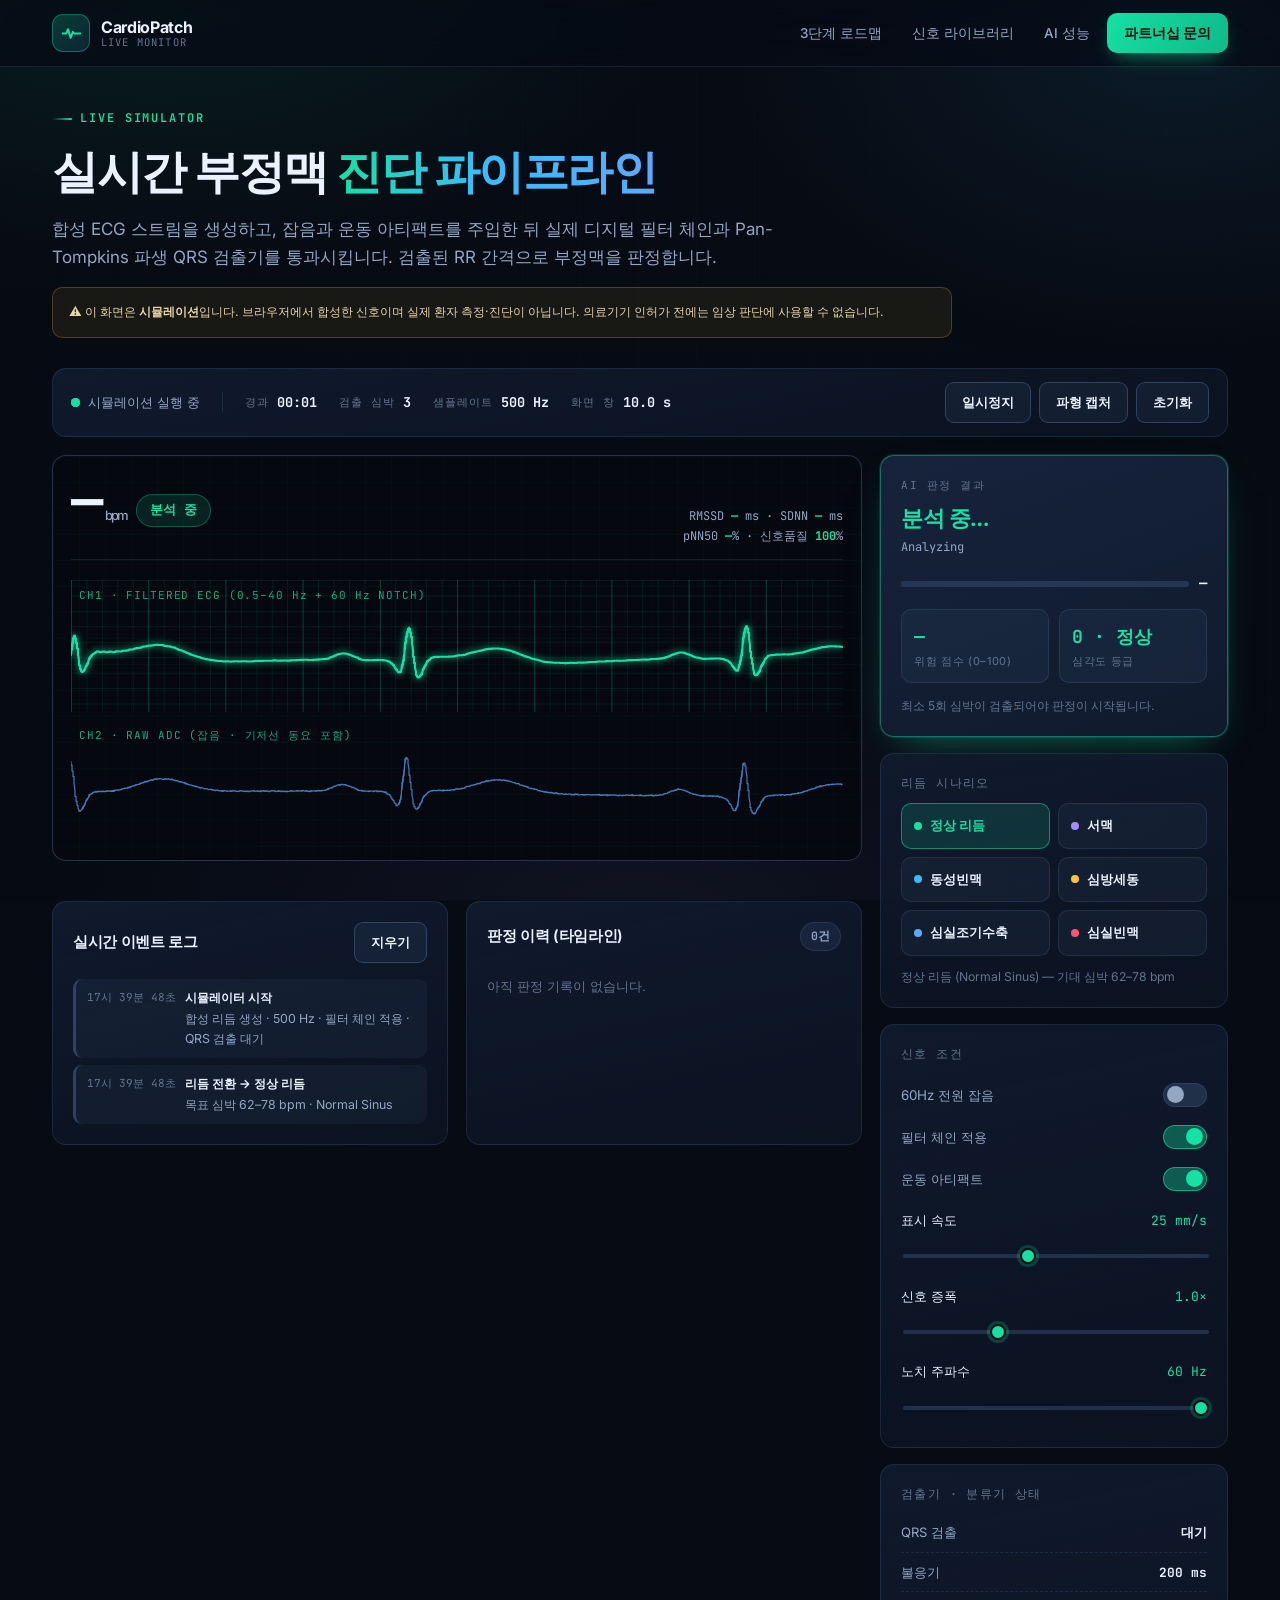
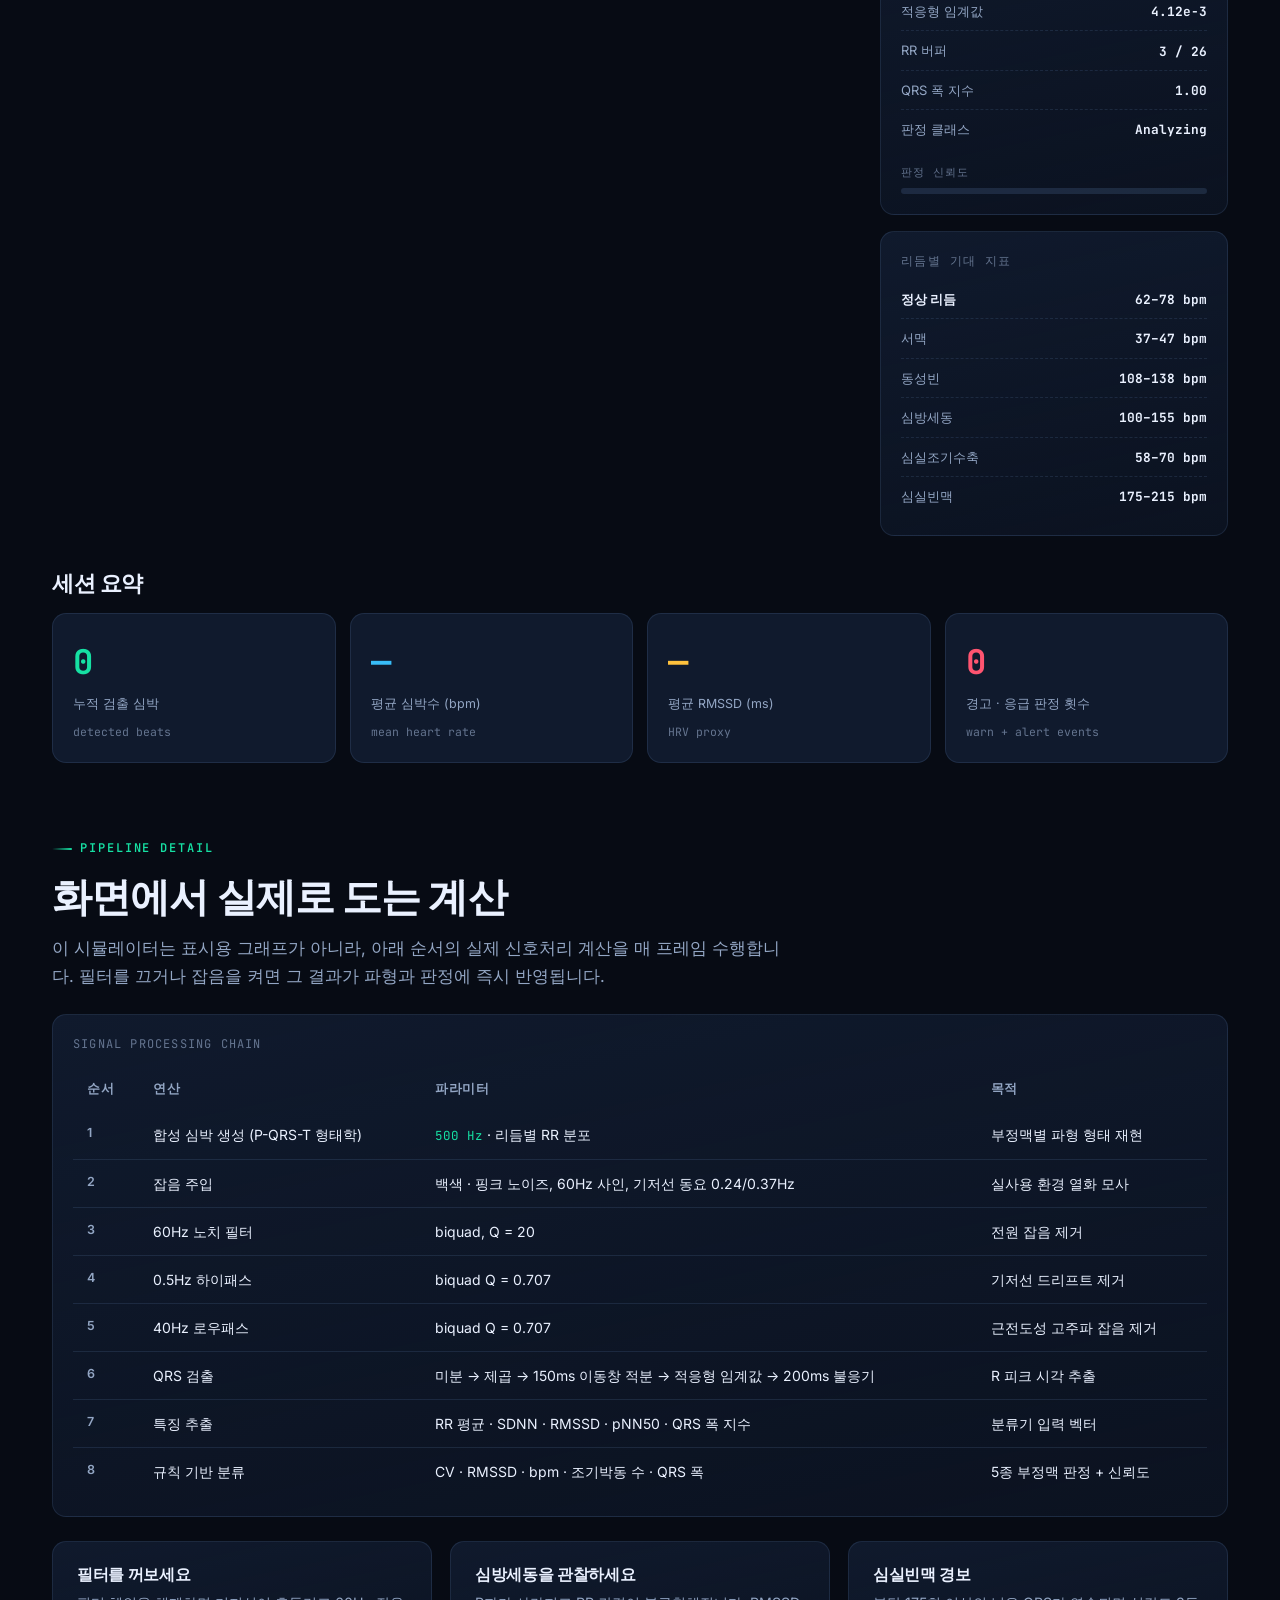
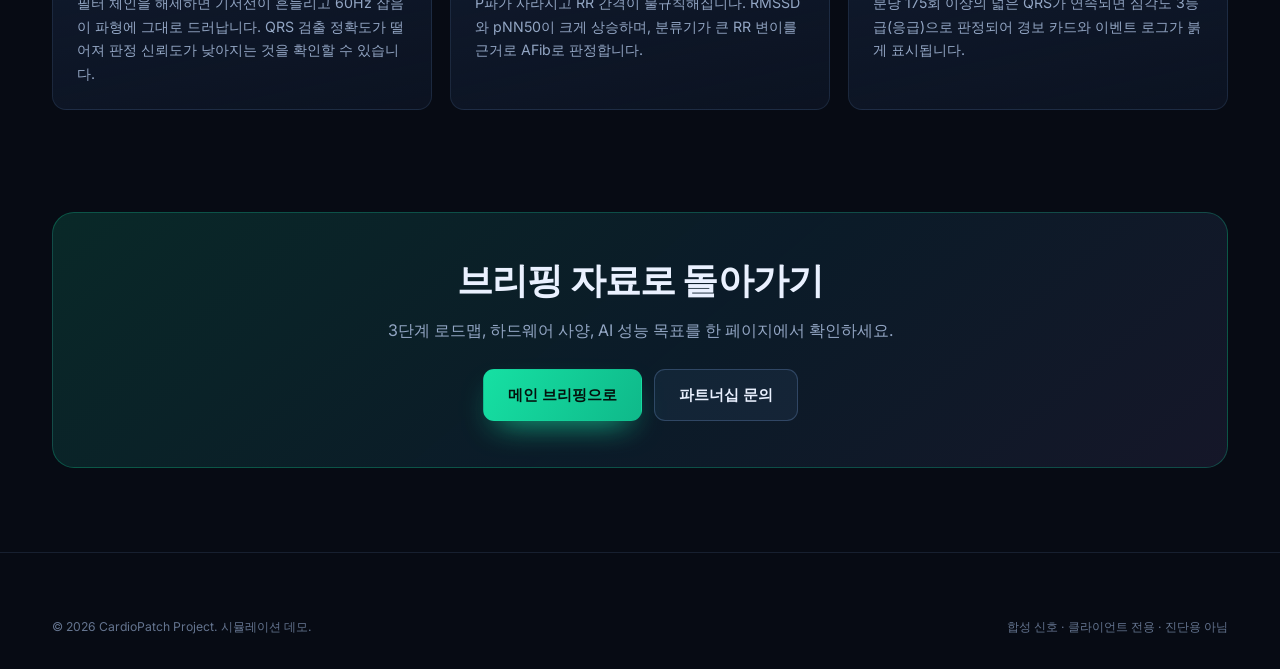
<file: demo.html>
<!DOCTYPE html>
<html lang="ko">
<head>
<meta charset="UTF-8" />
<meta name="viewport" content="width=device-width, initial-scale=1.0" />
<title>라이브 ECG 모니터 — CardioPatch 시뮬레이터</title>
<meta name="description" content="웨어러블 ECG 패치의 실시간 부정맥 진단 과정을 재현하는 브라우저 시뮬레이터. 잡음 주입, 필터 체인, QRS 검출, AI 판정을 실시간으로 확인하세요." />
<meta name="theme-color" content="#070b14" />
<link rel="preconnect" href="https://fonts.googleapis.com" />
<link rel="preconnect" href="https://fonts.gstatic.com" crossorigin />
<link href="https://fonts.googleapis.com/css2?family=Inter:wght@300;400;500;600;700;800&family=JetBrains+Mono:wght@400;600;700&display=swap" rel="stylesheet" />
<link rel="stylesheet" href="css/style.css" />
<link rel="stylesheet" href="css/demo.css" />
<link rel="icon" href="data:image/svg+xml,%3Csvg xmlns='http://www.w3.org/2000/svg' viewBox='0 0 32 32'%3E%3Crect width='32' height='32' rx='7' fill='%23070b14'/%3E%3Cpath d='M5 17h4l2.5-6 3.5 12 3-8 2 2h7' fill='none' stroke='%2316e0a3' stroke-width='2.2' stroke-linecap='round' stroke-linejoin='round'/%3E%3C/svg%3E" />
</head>
<body class="demo-page">
<div class="bg-fx" aria-hidden="true"></div>
<div class="bg-grid" aria-hidden="true"></div>

<a class="skip-link" href="#main">본문으로 바로 가기</a>

<!-- ══════════ 상단 바 ══════════ -->
<header class="site-header is-scrolled" id="site-header">
  <div class="wrap">
    <nav class="nav" aria-label="주요 메뉴">
      <a class="brand" href="index.html" aria-label="CardioPatch 홈으로 돌아가기">
        <span class="brand__mark" aria-hidden="true">
          <svg viewBox="0 0 24 24" fill="none" stroke="#16e0a3" stroke-width="2.2" stroke-linecap="round" stroke-linejoin="round">
            <path d="M2 12h4l2-5 3 10 2.5-7 1.5 2h7" />
          </svg>
        </span>
        <span class="brand__text">
          <span class="brand__name">CardioPatch</span>
          <span class="brand__sub">Live Monitor</span>
        </span>
      </a>

      <button class="nav__toggle" id="nav-toggle" aria-label="메뉴 열기" aria-expanded="false" aria-controls="nav-links"><span></span></button>

      <div class="nav__links" id="nav-links">
        <a href="index.html#roadmap">3단계 로드맵</a>
        <a href="index.html#studio">신호 라이브러리</a>
        <a href="index.html#ai">AI 성능</a>
        <a href="index.html#contact" class="nav__cta">파트너십 문의</a>
      </div>
    </nav>
  </div>
</header>

<main id="main" class="demo-main">
  <div class="wrap">

    <!-- ══════════ 인트로 ══════════ -->
    <section class="demo-hero" aria-labelledby="demo-h1">
      <span class="eyebrow">Live Simulator</span>
      <h1 id="demo-h1">실시간 부정맥 <span class="gradient-text">진단 파이프라인</span></h1>
      <p class="section-lead">
        합성 ECG 스트림을 생성하고, 잡음과 운동 아티팩트를 주입한 뒤 실제 디지털 필터 체인과
        Pan-Tompkins 파생 QRS 검출기를 통과시킵니다. 검출된 RR 간격으로 부정맥을 판정합니다.
      </p>
      <p class="disclaimer" style="max-width:none">
        ⚠️ 이 화면은 <b>시뮬레이션</b>입니다. 브라우저에서 합성한 신호이며 실제 환자 측정·진단이 아닙니다.
        의료기기 인허가 전에는 임상 판단에 사용할 수 없습니다.
      </p>
    </section>

    <!-- ══════════ 라이브 상태 바 ══════════ -->
    <section class="status-bar" aria-label="모니터 상태">
      <div class="status-bar__item">
        <span class="status-dot" id="status-dot" aria-hidden="true"></span>
        <span id="status-text">시뮬레이션 실행 중</span>
      </div>
      <div class="status-bar__sep" aria-hidden="true"></div>
      <div class="status-bar__item">
        <span class="status-bar__k">경과</span>
        <b id="s-elapsed">00:00</b>
      </div>
      <div class="status-bar__item">
        <span class="status-bar__k">검출 심박</span>
        <b id="s-beats">0</b>
      </div>
      <div class="status-bar__item">
        <span class="status-bar__k">샘플레이트</span>
        <b id="s-fs">500 Hz</b>
      </div>
      <div class="status-bar__item">
        <span class="status-bar__k">화면 창</span>
        <b id="s-window">10.0 s</b>
      </div>
      <div class="status-bar__item status-bar__item--right">
        <button class="btn btn--ghost btn--sm" type="button" id="btn-pause" aria-pressed="false">일시정지</button>
        <button class="btn btn--ghost btn--sm" type="button" id="btn-snapshot">파형 캡처</button>
        <button class="btn btn--ghost btn--sm" type="button" id="btn-reset">초기화</button>
      </div>
    </section>

    <!-- ══════════ 메인 그리드 ══════════ -->
    <div class="demo-layout">

      <!-- ── 좌: 모니터 ── -->
      <section class="demo-col" aria-label="ECG 파형 모니터">
        <div class="monitor monitor--big" id="big-monitor">
          <div class="monitor__grid-lines" aria-hidden="true"></div>
          <div class="monitor__stack">
            <div class="monitor__readout">
              <span class="monitor__hr"><span id="big-hr">—</span><small>bpm</small></span>
              <span class="verdict-mini" id="big-rhythm">분석 중</span>
              <span class="monitor__meta">
                RMSSD <b id="big-hrv">—</b> ms · SDNN <b id="big-sdnn">—</b> ms<br />
                pNN50 <b id="big-pnn">—</b>% · 신호품질 <b id="big-sqi">—</b>%
              </span>
            </div>

            <div class="lead-row lead-row--main">
              <span class="lead-row__label">CH1 · FILTERED ECG (0.5–40 Hz + 60 Hz NOTCH)</span>
              <canvas id="canvas-main" width="1600" height="460" aria-label="필터링된 실시간 심전도 파형"></canvas>
            </div>

            <div class="lead-row">
              <span class="lead-row__label">CH2 · RAW ADC (잡음 · 기저선 동요 포함)</span>
              <canvas id="canvas-raw" width="1600" height="220" aria-label="원시 심전도 파형"></canvas>
            </div>
          </div>
        </div>

        <div class="grid-2 mt-3">
          <div class="panel card--flat">
            <div class="panel__head">
              <h2 class="panel__title">실시간 이벤트 로그</h2>
              <button class="btn btn--ghost btn--sm" type="button" id="log-clear">지우기</button>
            </div>
            <div class="event-log" id="event-log" role="log" aria-live="polite">
              <p class="event-log__empty">시뮬레이션을 시작했습니다. 리듬을 바꾸면 검출 이벤트가 기록됩니다.</p>
            </div>
          </div>

          <div class="panel card--flat">
            <div class="panel__head">
              <h2 class="panel__title">판정 이력 (타임라인)</h2>
              <span class="tag" id="history-count">0건</span>
            </div>
            <ul class="timeline" id="timeline">
              <li class="timeline__empty">아직 판정 기록이 없습니다.</li>
            </ul>
          </div>
        </div>
      </section>

      <!-- ── 우: 진단 패널 ── -->
      <aside class="demo-side" aria-label="진단 및 제어 패널">
        <!-- AI 판정 -->
        <section class="verdict" id="verdict-card" aria-live="polite">
          <div class="verdict__label">AI 판정 결과</div>
          <div class="verdict__type" id="verdict-type">분석 중…</div>
          <div class="verdict__en" id="verdict-en">accumulating RR intervals</div>
          <div class="verdict__conf">
            <span class="conf-bar"><span class="conf-bar__fill" id="conf-fill"></span></span>
            <span class="conf-value" id="conf-val">—</span>
          </div>
          <div class="stat-row">
            <div class="stat-box">
              <div class="stat-box__v" id="v-risk">—</div>
              <div class="stat-box__k">위험 점수 (0–100)</div>
            </div>
            <div class="stat-box">
              <div class="stat-box__v" id="v-sev">—</div>
              <div class="stat-box__k">심각도 등급</div>
            </div>
          </div>
          <p class="verdict__note" id="verdict-note">최소 5회 심박이 검출되어야 판정이 시작됩니다.</p>
        </section>

        <!-- 리듬 -->
        <section class="panel card--flat" aria-label="리듬 선택">
          <div class="ctrl-group__label">리듬 시나리오</div>
          <div class="rhythm-btns rhythm-btns--wide" id="rhythm-btns"></div>
          <p class="ctrl-hint" id="rhythm-hint">리듬을 선택하면 즉시 스트림에 반영됩니다.</p>
        </section>

        <!-- 신호 조건 -->
        <section class="panel card--flat" aria-label="신호 조건">
          <div class="ctrl-group__label">신호 조건</div>
          <div class="switch-row">
            <span class="switch-row__label">60Hz 전원 잡음</span>
            <span class="switch"><input type="checkbox" id="opt-noise" aria-label="60Hz 전원 잡음 주입" /><span class="switch__track"></span></span>
          </div>
          <div class="switch-row">
            <span class="switch-row__label">필터 체인 적용</span>
            <span class="switch"><input type="checkbox" id="opt-filter" checked aria-label="필터 체인 적용" /><span class="switch__track"></span></span>
          </div>
          <div class="switch-row">
            <span class="switch-row__label">운동 아티팩트</span>
            <span class="switch"><input type="checkbox" id="opt-motion" checked aria-label="운동 아티팩트 주입" /><span class="switch__track"></span></span>
          </div>

          <div class="range-row">
            <div class="range-row__top"><span>표시 속도</span><span id="opt-speed-val">25 mm/s</span></div>
            <input type="range" id="opt-speed" min="8" max="50" step="1" value="25" aria-label="파형 표시 속도" />
          </div>
          <div class="range-row">
            <div class="range-row__top"><span>신호 증폭</span><span id="opt-gain-val">1.0×</span></div>
            <input type="range" id="opt-gain" min="4" max="24" step="1" value="10" aria-label="신호 증폭" />
          </div>
          <div class="range-row">
            <div class="range-row__top"><span>노치 주파수</span><span id="opt-notch-val">60 Hz</span></div>
            <input type="range" id="opt-notch" min="50" max="60" step="1" value="60" aria-label="노치 필터 주파수" />
          </div>
        </section>

        <!-- 검출 상태 -->
        <section class="panel card--flat" aria-label="검출기 상태">
          <div class="ctrl-group__label">검출기 · 분류기 상태</div>
          <div class="kv-list">
            <div class="kv"><span>QRS 검출</span><b id="k-qrs">대기</b></div>
            <div class="kv"><span>불응기</span><b>200 ms</b></div>
            <div class="kv"><span>적응형 임계값</span><b id="k-thr">—</b></div>
            <div class="kv"><span>RR 버퍼</span><b id="k-buf">0 / 26</b></div>
            <div class="kv"><span>QRS 폭 지수</span><b id="k-width">—</b></div>
            <div class="kv"><span>판정 클래스</span><b id="k-class">—</b></div>
          </div>
          <div class="mini-meter" aria-hidden="true">
            <span class="mini-meter__label">판정 신뢰도</span>
            <span class="mini-meter__track"><span class="mini-meter__fill" id="k-conf"></span></span>
          </div>
        </section>

        <!-- 참고 -->
        <section class="panel card--flat" aria-label="리듬별 기대 지표">
          <div class="ctrl-group__label">리듬별 기대 지표</div>
          <div class="kv-list" id="expect-list"></div>
        </section>
      </aside>
    </div>

    <!-- ══════════ 캡처 결과 ══════════ -->
    <section class="panel card--flat snapshot-box" id="snapshot-box" aria-live="polite">
      <div class="panel__head">
        <h2 class="panel__title">파형 캡처</h2>
        <span class="tag tag--mint">PNG · 클라이언트 캡처</span>
      </div>
      <img id="snapshot-img" alt="캡처된 필터링 심전도 파형 이미지" />
      <p class="snapshot-box__hint">이미지를 길게 누르거나 우클릭해 저장할 수 있습니다. 실제 측정 데이터가 아닌 시뮬레이션 파형입니다.</p>
    </section>

    <!-- ══════════ 요약 지표 ══════════ -->
    <section class="mt-4" aria-labelledby="summary-title">
      <h2 class="section-title" id="summary-title" style="font-size:22px">세션 요약</h2>
      <div class="metric-grid mt-2">
        <div class="metric"><div class="metric__value" id="sum-beats" style="color:var(--mint)">0</div><div class="metric__label">누적 검출 심박</div><div class="metric__note">detected beats</div></div>
        <div class="metric"><div class="metric__value" id="sum-avg" style="color:var(--cyan)">—</div><div class="metric__label">평균 심박수 (bpm)</div><div class="metric__note">mean heart rate</div></div>
        <div class="metric"><div class="metric__value" id="sum-hrv" style="color:var(--amber)">—</div><div class="metric__label">평균 RMSSD (ms)</div><div class="metric__note">HRV proxy</div></div>
        <div class="metric"><div class="metric__value" id="sum-alerts" style="color:var(--rose)">0</div><div class="metric__label">경고 · 응급 판정 횟수</div><div class="metric__note">warn + alert events</div></div>
      </div>
    </section>

    <!-- ══════════ 파이프라인 설명 ══════════ -->
    <section class="section section--tight" aria-labelledby="pipe-title">
      <span class="eyebrow">Pipeline Detail</span>
      <h2 class="section-title" id="pipe-title">화면에서 실제로 도는 계산</h2>
      <p class="section-lead">
        이 시뮬레이터는 표시용 그래프가 아니라, 아래 순서의 실제 신호처리 계산을 매 프레임 수행합니다.
        필터를 끄거나 잡음을 켜면 그 결과가 파형과 판정에 즉시 반영됩니다.
      </p>

      <div class="panel card--flat mt-3">
        <table class="spec-table">
          <caption>Signal Processing Chain</caption>
          <thead>
            <tr><th scope="col">순서</th><th scope="col">연산</th><th scope="col">파라미터</th><th scope="col">목적</th></tr>
          </thead>
          <tbody>
            <tr><th scope="row">1</th><td>합성 심박 생성 (P-QRS-T 형태학)</td><td><code>500 Hz</code> · 리듬별 RR 분포</td><td>부정맥별 파형 형태 재현</td></tr>
            <tr><th scope="row">2</th><td>잡음 주입</td><td>백색 · 핑크 노이즈, 60Hz 사인, 기저선 동요 0.24/0.37Hz</td><td>실사용 환경 열화 모사</td></tr>
            <tr><th scope="row">3</th><td>60Hz 노치 필터</td><td>biquad, Q = 20</td><td>전원 잡음 제거</td></tr>
            <tr><th scope="row">4</th><td>0.5Hz 하이패스</td><td>biquad Q = 0.707</td><td>기저선 드리프트 제거</td></tr>
            <tr><th scope="row">5</th><td>40Hz 로우패스</td><td>biquad Q = 0.707</td><td>근전도성 고주파 잡음 제거</td></tr>
            <tr><th scope="row">6</th><td>QRS 검출</td><td>미분 → 제곱 → 150ms 이동창 적분 → 적응형 임계값 → 200ms 불응기</td><td>R 피크 시각 추출</td></tr>
            <tr><th scope="row">7</th><td>특징 추출</td><td>RR 평균 · SDNN · RMSSD · pNN50 · QRS 폭 지수</td><td>분류기 입력 벡터</td></tr>
            <tr><th scope="row">8</th><td>규칙 기반 분류</td><td>CV · RMSSD · bpm · 조기박동 수 · QRS 폭</td><td>5종 부정맥 판정 + 신뢰도</td></tr>
          </tbody>
        </table>
      </div>

      <div class="grid-3 mt-3">
        <article class="card card--flat">
          <h3 class="card__title" style="font-size:15.5px">필터를 꺼보세요</h3>
          <p class="card__body">필터 체인을 해제하면 기저선이 흔들리고 60Hz 잡음이 파형에 그대로 드러납니다. QRS 검출 정확도가 떨어져 판정 신뢰도가 낮아지는 것을 확인할 수 있습니다.</p>
        </article>
        <article class="card card--flat">
          <h3 class="card__title" style="font-size:15.5px">심방세동을 관찰하세요</h3>
          <p class="card__body">P파가 사라지고 RR 간격이 불규칙해집니다. RMSSD와 pNN50이 크게 상승하며, 분류기가 큰 RR 변이를 근거로 AFib로 판정합니다.</p>
        </article>
        <article class="card card--flat">
          <h3 class="card__title" style="font-size:15.5px">심실빈맥 경보</h3>
          <p class="card__body">분당 175회 이상의 넓은 QRS가 연속되면 심각도 3등급(응급)으로 판정되어 경보 카드와 이벤트 로그가 붉게 표시됩니다.</p>
        </article>
      </div>
    </section>

    <div class="cta-band mt-4">
      <h2>브리핑 자료로 돌아가기</h2>
      <p>3단계 로드맵, 하드웨어 사양, AI 성능 목표를 한 페이지에서 확인하세요.</p>
      <div class="cta-band__actions">
        <a class="btn btn--primary" href="index.html">메인 브리핑으로</a>
        <a class="btn btn--ghost" href="index.html#contact">파트너십 문의</a>
      </div>
    </div>
  </div>
</main>

<footer class="site-footer">
  <div class="wrap">
    <div class="footer__bottom" style="margin-top:0;border-top:none">
      <span>© 2026 CardioPatch Project. 시뮬레이션 데모.</span>
      <span>합성 신호 · 클라이언트 전용 · 진단용 아님</span>
    </div>
  </div>
</footer>

<script type="module" src="js/demo.js"></script>
</body>
</html>
</file>
<file: css/style.css>
/* =========================================================================
 * style.css — CardioPatch 브리핑 사이트 디자인 시스템
 * 다크 메디컬 테크 테마 · 반응형 · 접근성 고려
 * ========================================================================= */

/* ---------------------- 1. 디자인 토큰 ---------------------- */
:root {
  --bg:            #070b14;
  --bg-2:          #0b1220;
  --surface:       #101a2d;
  --surface-2:     #16233b;
  --surface-hi:    #1d2d4a;
  --line:          rgba(120, 160, 220, 0.14);
  --line-strong:   rgba(120, 160, 220, 0.28);

  --text:          #eaf1ff;
  --text-dim:      #93a6c4;
  --text-faint:    #64748f;

  --mint:          #16e0a3;
  --mint-dim:      rgba(22, 224, 163, 0.14);
  --cyan:          #38bdf8;
  --amber:         #ffc23d;
  --rose:          #ff5470;
  --violet:        #a78bfa;
  --blue:          #5ea8ff;

  --radius-sm: 8px;
  --radius:    14px;
  --radius-lg: 22px;

  --shadow-1: 0 1px 2px rgba(0, 0, 0, 0.4);
  --shadow-2: 0 12px 32px -12px rgba(0, 0, 0, 0.7);
  --shadow-glow: 0 0 0 1px rgba(22, 224, 163, 0.28), 0 18px 45px -18px rgba(22, 224, 163, 0.42);

  --maxw: 1220px;
  --font: 'Inter', 'Pretendard', -apple-system, BlinkMacSystemFont, system-ui, 'Apple SD Gothic Neo', 'Malgun Gothic', sans-serif;
  --mono: 'JetBrains Mono', 'SFMono-Regular', Menlo, Consolas, monospace;
}

/* ---------------------- 2. 리셋 ---------------------- */
*, *::before, *::after { box-sizing: border-box; }
html { scroll-behavior: smooth; -webkit-text-size-adjust: 100%; }
body {
  margin: 0;
  font-family: var(--font);
  background: var(--bg);
  color: var(--text);
  line-height: 1.65;
  overflow-x: hidden;
  -webkit-font-smoothing: antialiased;
}
h1, h2, h3, h4 { line-height: 1.22; margin: 0; letter-spacing: -0.022em; font-weight: 700; }
p { margin: 0; }
a { color: inherit; text-decoration: none; }
ul, ol { margin: 0; padding: 0; list-style: none; }
img, canvas, svg { display: block; max-width: 100%; }
button, input, select, textarea { font: inherit; color: inherit; }
:focus-visible { outline: 2px solid var(--mint); outline-offset: 3px; border-radius: 4px; }

/* ---------------------- 3. 배경 효과 ---------------------- */
.bg-fx {
  position: fixed; inset: 0; z-index: -2; pointer-events: none;
  background:
    radial-gradient(900px 520px at 12% -6%, rgba(22, 224, 163, 0.10), transparent 62%),
    radial-gradient(760px 520px at 92% 4%, rgba(56, 189, 248, 0.09), transparent 60%),
    radial-gradient(900px 700px at 50% 108%, rgba(167, 139, 250, 0.07), transparent 66%),
    linear-gradient(180deg, #070b14 0%, #060a12 100%);
}
.bg-grid {
  position: fixed; inset: 0; z-index: -1; pointer-events: none; opacity: 0.5;
  background-image:
    linear-gradient(rgba(120, 160, 220, 0.045) 1px, transparent 1px),
    linear-gradient(90deg, rgba(120, 160, 220, 0.045) 1px, transparent 1px);
  background-size: 58px 58px;
  mask-image: radial-gradient(circle at 50% 24%, black, transparent 78%);
  -webkit-mask-image: radial-gradient(circle at 50% 24%, black, transparent 78%);
}

/* ---------------------- 4. 레이아웃 ---------------------- */
.wrap { width: 100%; max-width: var(--maxw); margin: 0 auto; padding: 0 22px; }
section { position: relative; }
.section { padding: 96px 0; }
.section--tight { padding: 68px 0; }

.eyebrow {
  display: inline-flex; align-items: center; gap: 8px;
  font-size: 12px; font-weight: 600; letter-spacing: 0.16em; text-transform: uppercase;
  color: var(--mint);
  font-family: var(--mono);
}
.eyebrow::before {
  content: ''; width: 20px; height: 2px; border-radius: 2px;
  background: linear-gradient(90deg, transparent, var(--mint));
}
.section-title { font-size: clamp(26px, 3.6vw, 40px); margin: 14px 0 12px; }
.section-lead { color: var(--text-dim); font-size: clamp(14.5px, 1.4vw, 17px); max-width: 68ch; }
.gradient-text {
  background: linear-gradient(96deg, var(--mint) 0%, var(--cyan) 46%, var(--blue) 100%);
  -webkit-background-clip: text; background-clip: text;
  -webkit-text-fill-color: transparent; color: transparent;
}

/* ---------------------- 5. 내비게이션 ---------------------- */
.site-header {
  position: sticky; top: 0; z-index: 60;
  backdrop-filter: blur(16px) saturate(150%);
  -webkit-backdrop-filter: blur(16px) saturate(150%);
  background: rgba(7, 11, 20, 0.76);
  border-bottom: 1px solid transparent;
  transition: border-color 0.3s, background 0.3s;
}
.site-header.is-scrolled { border-bottom-color: var(--line); }
.nav { display: flex; align-items: center; gap: 20px; height: 66px; }
.brand { display: flex; align-items: center; gap: 11px; flex-shrink: 0; }
.brand__mark {
  width: 38px; height: 38px; border-radius: 11px;
  display: grid; place-items: center;
  background: linear-gradient(140deg, rgba(22, 224, 163, 0.22), rgba(56, 189, 248, 0.14));
  border: 1px solid rgba(22, 224, 163, 0.34);
}
.brand__mark svg { width: 21px; height: 21px; }
.brand__text { display: flex; flex-direction: column; line-height: 1.15; }
.brand__name { font-weight: 700; font-size: 16px; letter-spacing: -0.02em; }
.brand__sub { font-size: 10.5px; color: var(--text-faint); letter-spacing: 0.11em; text-transform: uppercase; font-family: var(--mono); }

.nav__links { display: flex; align-items: center; gap: 4px; margin-left: auto; }
.nav__links a {
  padding: 8px 13px; border-radius: 9px; font-size: 13.5px; font-weight: 500;
  color: var(--text-dim); transition: color 0.2s, background 0.2s;
}
.nav__links a:hover, .nav__links a.active { color: var(--text); background: rgba(120, 160, 220, 0.09); }
.nav__cta {
  padding: 9px 17px !important; border-radius: 10px !important;
  background: linear-gradient(120deg, var(--mint), #0fb98a) !important;
  color: #04120d !important; font-weight: 700 !important;
  box-shadow: 0 8px 22px -10px rgba(22, 224, 163, 0.85);
}
.nav__cta:hover { filter: brightness(1.08); background: linear-gradient(120deg, var(--mint), #0fb98a) !important; }
.nav__toggle {
  display: none; margin-left: auto; width: 42px; height: 38px;
  background: var(--surface); border: 1px solid var(--line); border-radius: 10px;
  cursor: pointer; align-items: center; justify-content: center;
}
.nav__toggle span, .nav__toggle span::before, .nav__toggle span::after {
  content: ''; display: block; width: 17px; height: 2px; border-radius: 2px;
  background: var(--text); position: relative; transition: 0.25s;
}
.nav__toggle span::before { position: absolute; top: -5.5px; }
.nav__toggle span::after { position: absolute; top: 5.5px; }

/* ---------------------- 6. 버튼 ---------------------- */
.btn {
  display: inline-flex; align-items: center; justify-content: center; gap: 9px;
  padding: 13px 24px; border-radius: 11px; border: 1px solid transparent;
  font-size: 14.5px; font-weight: 650; cursor: pointer;
  transition: transform 0.18s, box-shadow 0.22s, background 0.22s, border-color 0.22s;
  white-space: nowrap;
}
.btn:hover { transform: translateY(-2px); }
.btn:active { transform: translateY(0); }
.btn--primary {
  background: linear-gradient(120deg, var(--mint), #0fb98a); color: #04120d;
  box-shadow: 0 14px 32px -14px rgba(22, 224, 163, 0.9);
}
.btn--ghost { background: rgba(120, 160, 220, 0.08); border-color: var(--line-strong); color: var(--text); }
.btn--ghost:hover { background: rgba(120, 160, 220, 0.15); }
.btn--sm { padding: 9px 16px; font-size: 13px; border-radius: 9px; }

/* ---------------------- 7. 카드 / 패널 ---------------------- */
.card {
  background: linear-gradient(168deg, var(--surface) 0%, rgba(16, 26, 45, 0.55) 100%);
  border: 1px solid var(--line);
  border-radius: var(--radius);
  padding: 24px;
  position: relative;
  transition: border-color 0.25s, transform 0.25s, box-shadow 0.3s;
}
.card:hover { border-color: var(--line-strong); transform: translateY(-3px); box-shadow: var(--shadow-2); }
.card--flat:hover { transform: none; }
.card__icon {
  width: 44px; height: 44px; border-radius: 12px; display: grid; place-items: center;
  background: rgba(120, 160, 220, 0.10); border: 1px solid var(--line); margin-bottom: 16px;
  font-size: 19px;
}
.card__title { font-size: 17px; margin-bottom: 7px; }
.card__body { color: var(--text-dim); font-size: 14.2px; }
.tag {
  display: inline-flex; align-items: center; gap: 6px;
  padding: 4px 10px; border-radius: 999px; font-size: 11.5px; font-weight: 600;
  background: rgba(120, 160, 220, 0.10); border: 1px solid var(--line);
  color: var(--text-dim); font-family: var(--mono); letter-spacing: 0.02em;
}
.tag--mint { background: var(--mint-dim); border-color: rgba(22, 224, 163, 0.34); color: var(--mint); }
.tag--amber { background: rgba(255, 194, 61, 0.12); border-color: rgba(255, 194, 61, 0.32); color: var(--amber); }
.tag--rose { background: rgba(255, 84, 112, 0.12); border-color: rgba(255, 84, 112, 0.32); color: var(--rose); }
.tag--violet { background: rgba(167, 139, 250, 0.13); border-color: rgba(167, 139, 250, 0.32); color: var(--violet); }

/* ---------------------- 8. 히어로 ---------------------- */
.hero { padding: 74px 0 84px; }
.hero__grid { display: grid; grid-template-columns: minmax(0, 1.04fr) minmax(0, 0.96fr); gap: 54px; align-items: center; }
.hero__badge {
  display: inline-flex; align-items: center; gap: 9px; padding: 7px 14px 7px 9px;
  border-radius: 999px; background: rgba(22, 224, 163, 0.09);
  border: 1px solid rgba(22, 224, 163, 0.28); font-size: 12.5px; font-weight: 600; color: var(--mint);
}
.pulse-dot { width: 8px; height: 8px; border-radius: 50%; background: var(--mint); position: relative; flex-shrink: 0; }
.pulse-dot::after {
  content: ''; position: absolute; inset: 0; border-radius: 50%;
  background: var(--mint); animation: pulse 1.9s ease-out infinite;
}
@keyframes pulse { 0% { transform: scale(1); opacity: 0.7; } 100% { transform: scale(2.7); opacity: 0; } }

.hero h1 { font-size: clamp(32px, 5.2vw, 60px); margin: 20px 0 0; letter-spacing: -0.035em; }
.hero__sub { color: var(--text-dim); font-size: clamp(15px, 1.5vw, 18px); margin-top: 20px; max-width: 60ch; }
.hero__actions { display: flex; flex-wrap: wrap; gap: 12px; margin-top: 30px; }
.hero__stats { display: flex; flex-wrap: wrap; gap: 30px; margin-top: 40px; padding-top: 26px; border-top: 1px solid var(--line); }
.hero__stat dt { font-size: 11.5px; color: var(--text-faint); letter-spacing: 0.1em; text-transform: uppercase; font-family: var(--mono); }
.hero__stat dd { margin: 5px 0 0; font-size: clamp(22px, 2.6vw, 30px); font-weight: 700; font-family: var(--mono); letter-spacing: -0.02em; }
.hero__stat dd span { font-size: 0.5em; color: var(--text-dim); font-weight: 500; margin-left: 3px; }

/* 히어로 비주얼 */
.hero__visual { position: relative; }
.patch-stage {
  position: relative; aspect-ratio: 1 / 0.94;
  border-radius: var(--radius-lg);
  background: radial-gradient(circle at 50% 42%, rgba(22, 224, 163, 0.10), transparent 62%), linear-gradient(160deg, var(--surface-2), var(--bg-2));
  border: 1px solid var(--line); overflow: hidden;
  box-shadow: var(--shadow-2);
}
.patch-stage__rings { position: absolute; inset: 0; display: grid; place-items: center; }
.ring { position: absolute; border-radius: 50%; border: 1px solid rgba(22, 224, 163, 0.14); }
.ring--1 { width: 46%; padding-bottom: 46%; animation: ringPulse 3.4s ease-out infinite; }
.ring--2 { width: 62%; padding-bottom: 62%; animation: ringPulse 3.4s ease-out infinite 0.7s; }
.ring--3 { width: 80%; padding-bottom: 80%; animation: ringPulse 3.4s ease-out infinite 1.4s; }
@keyframes ringPulse { 0% { opacity: 0.55; transform: scale(0.86); } 100% { opacity: 0; transform: scale(1.1); } }

.patch {
  position: absolute; left: 50%; top: 46%; transform: translate(-50%, -50%);
  width: min(46%, 210px); aspect-ratio: 1; border-radius: 24%;
  background: linear-gradient(150deg, #1b2c47, #101a2d);
  border: 1px solid rgba(22, 224, 163, 0.32);
  box-shadow: 0 0 0 8px rgba(22, 224, 163, 0.05), 0 24px 50px -20px rgba(0, 0, 0, 0.9);
  display: grid; place-items: center;
}
.patch__core {
  width: 62%; aspect-ratio: 1; border-radius: 50%;
  background: conic-gradient(from 210deg, rgba(22, 224, 163, 0.34), rgba(56, 189, 248, 0.26), rgba(22, 224, 163, 0.1), rgba(22, 224, 163, 0.34));
  display: grid; place-items: center; animation: rotate 14s linear infinite;
}
@keyframes rotate { to { transform: rotate(360deg); } }
.patch__core::after {
  content: ''; width: 62%; aspect-ratio: 1; border-radius: 50%;
  background: #0c1526; border: 1px solid rgba(22, 224, 163, 0.3);
}
.patch__wave { position: absolute; inset: auto 0 16%; height: 34%; }

.live-chip {
  position: absolute; top: 18px; left: 18px; display: flex; align-items: center; gap: 7px;
  padding: 6px 12px; border-radius: 999px; font-size: 11px; font-weight: 700; letter-spacing: 0.1em;
  background: rgba(255, 84, 112, 0.14); border: 1px solid rgba(255, 84, 112, 0.34); color: var(--rose);
  font-family: var(--mono);
}
.hero__readout {
  position: absolute; right: 16px; bottom: 16px; text-align: right;
  background: rgba(7, 11, 20, 0.72); border: 1px solid var(--line);
  border-radius: 12px; padding: 10px 14px; backdrop-filter: blur(8px);
}
.hero__readout b { font-family: var(--mono); font-size: 24px; letter-spacing: -0.02em; }
.hero__readout small { display: block; font-size: 10.5px; color: var(--text-faint); letter-spacing: 0.1em; text-transform: uppercase; font-family: var(--mono); }

/* ---------------------- 9. 로드맵 타임라인 ---------------------- */
.roadmap { display: grid; grid-template-columns: repeat(3, minmax(0, 1fr)); gap: 18px; }
.phase { position: relative; padding-top: 30px; }
.phase::before {
  content: ''; position: absolute; top: 8px; left: 0; right: 0; height: 2px;
  background: linear-gradient(90deg, var(--line-strong), transparent);
}
.phase:last-child::before { background: linear-gradient(90deg, var(--line-strong), transparent 70%); }
.phase__num {
  position: absolute; top: -1px; left: 0; width: 20px; height: 20px; border-radius: 50%;
  background: var(--bg); border: 2px solid var(--mint); display: grid; place-items: center;
  font-size: 10px; font-weight: 700; font-family: var(--mono); color: var(--mint);
}
.phase__card { height: 100%; display: flex; flex-direction: column; }
.phase__head { display: flex; align-items: center; gap: 10px; margin-bottom: 16px; }
.phase__head h3 { font-size: 17.5px; }
.phase__list { display: flex; flex-direction: column; gap: 11px; margin-top: 4px; }
.phase__item { display: flex; gap: 10px; font-size: 13.8px; color: var(--text-dim); }
.phase__item b { color: var(--text); font-weight: 600; }
.phase__item::before {
  content: ''; flex-shrink: 0; width: 5px; height: 5px; border-radius: 50%;
  background: var(--mint); margin-top: 8px; opacity: 0.8;
}
.phase__spec {
  margin-top: auto; padding-top: 16px; border-top: 1px dashed var(--line);
  display: flex; flex-wrap: wrap; gap: 6px;
}

/* ---------------------- 10. 파형 미리보기 ---------------------- */
.wave-grid { display: grid; grid-template-columns: repeat(3, minmax(0, 1fr)); gap: 16px; }
.wave-card { padding: 18px; cursor: pointer; }
.wave-card.is-active { border-color: rgba(22, 224, 163, 0.46); box-shadow: var(--shadow-glow); }
.wave-card__head { display: flex; align-items: flex-start; justify-content: space-between; gap: 10px; }
.wave-card__name { font-size: 14.5px; font-weight: 650; display: flex; align-items: center; gap: 8px; }
.wave-card__dot { width: 8px; height: 8px; border-radius: 50%; flex-shrink: 0; }
.wave-card__en { font-size: 11px; color: var(--text-faint); font-family: var(--mono); letter-spacing: 0.04em; }
.wave-card__canvas { width: 100%; height: 72px; margin: 14px 0 10px; }
.wave-card__desc { font-size: 12.6px; color: var(--text-dim); }

/* ---------------------- 11. 스펙 표 ---------------------- */
.spec-table { width: 100%; border-collapse: collapse; font-size: 14px; }
.spec-table caption { text-align: left; font-size: 12px; color: var(--text-faint); letter-spacing: 0.1em; text-transform: uppercase; font-family: var(--mono); padding-bottom: 12px; }
.spec-table th, .spec-table td { padding: 12px 14px; border-bottom: 1px solid var(--line); text-align: left; vertical-align: top; }
.spec-table th { color: var(--text-dim); font-weight: 600; font-size: 12.5px; text-transform: uppercase; letter-spacing: 0.07em; white-space: nowrap; }
.spec-table td b { color: var(--text); }
.spec-table tr:last-child td, .spec-table tr:last-child th { border-bottom: none; }
.spec-table code { font-family: var(--mono); font-size: 12.5px; color: var(--mint); }

/* ---------------------- 12. 지표 그리드 ---------------------- */
.metric-grid { display: grid; grid-template-columns: repeat(4, minmax(0, 1fr)); gap: 14px; }
.metric { padding: 20px; border-radius: var(--radius); background: var(--surface); border: 1px solid var(--line); }
.metric__value { font-family: var(--mono); font-size: clamp(24px, 3vw, 34px); font-weight: 700; letter-spacing: -0.03em; }
.metric__label { font-size: 12.5px; color: var(--text-dim); margin-top: 4px; }
.metric__note { font-size: 11.5px; color: var(--text-faint); margin-top: 8px; font-family: var(--mono); }

/* ---------------------- 13. 차트 패널 ---------------------- */
.panel {
  background: linear-gradient(168deg, var(--surface) 0%, rgba(16, 26, 45, 0.5) 100%);
  border: 1px solid var(--line); border-radius: var(--radius); padding: 20px;
}
.panel__head { display: flex; align-items: center; justify-content: space-between; gap: 14px; flex-wrap: wrap; margin-bottom: 16px; }
.panel__title { font-size: 15px; font-weight: 650; }
.chart-box { position: relative; width: 100%; }
.chart-box canvas { display: block; width: 100%; height: 100%; }

/* ---------------------- 14. 데모 컨트롤 ---------------------- */
.demo-shell { display: grid; grid-template-columns: minmax(0, 1fr) 306px; gap: 18px; align-items: start; }
.monitor {
  background: #05080f; border: 1px solid var(--line-strong); border-radius: var(--radius);
  padding: 16px; position: relative; overflow: hidden;
}
.monitor__grid-lines { position: absolute; inset: 0; opacity: 0.5;
  background-image:
    linear-gradient(rgba(22, 224, 163, 0.055) 1px, transparent 1px),
    linear-gradient(90deg, rgba(22, 224, 163, 0.055) 1px, transparent 1px);
  background-size: 26px 26px;
}
.monitor__stack { position: relative; display: flex; flex-direction: column; gap: 8px; }
.lead-row { position: relative; }
.lead-row__label {
  position: absolute; top: 6px; left: 8px; font-family: var(--mono); font-size: 10.5px;
  color: var(--mint); opacity: 0.75; letter-spacing: 0.08em; z-index: 2;
}
.lead-row canvas { width: 100%; height: 92px; }
.lead-row--main canvas { height: 168px; }
.monitor__readout {
  display: flex; align-items: baseline; gap: 10px; margin-bottom: 12px;
  padding-bottom: 12px; border-bottom: 1px solid var(--line);
}
.monitor__hr { font-family: var(--mono); font-size: 44px; font-weight: 700; line-height: 1; letter-spacing: -0.04em; }
.monitor__hr small { font-size: 13px; color: var(--text-dim); font-family: var(--font); font-weight: 500; margin-left: 4px; }
.monitor__meta { margin-left: auto; text-align: right; font-family: var(--mono); font-size: 12px; color: var(--text-dim); }
.monitor__meta b { color: var(--mint); }

.ctrl-group { margin-bottom: 20px; }
.ctrl-group__label { font-size: 11.5px; letter-spacing: 0.12em; text-transform: uppercase; color: var(--text-faint); font-family: var(--mono); margin-bottom: 10px; }
.rhythm-btns { display: grid; grid-template-columns: 1fr 1fr; gap: 8px; }
.rhythm-btn {
  padding: 11px 12px; border-radius: 10px; border: 1px solid var(--line);
  background: rgba(120, 160, 220, 0.06); cursor: pointer; text-align: left;
  font-size: 13px; font-weight: 600; transition: 0.2s; display: flex; align-items: center; gap: 8px;
}
.rhythm-btn:hover { background: rgba(120, 160, 220, 0.13); }
.rhythm-btn.is-on { border-color: rgba(22, 224, 163, 0.5); background: var(--mint-dim); color: var(--mint); }
.rhythm-btn__dot { width: 8px; height: 8px; border-radius: 50%; flex-shrink: 0; }

.switch-row { display: flex; align-items: center; justify-content: space-between; gap: 12px; padding: 9px 0; font-size: 13.4px; }
.switch-row__label { color: var(--text-dim); display: flex; align-items: center; gap: 7px; }
.switch { position: relative; width: 44px; height: 24px; flex-shrink: 0; }
.switch input { position: absolute; opacity: 0; width: 100%; height: 100%; margin: 0; cursor: pointer; }
.switch__track {
  position: absolute; inset: 0; border-radius: 999px; background: rgba(120, 160, 220, 0.18);
  border: 1px solid var(--line); transition: 0.25s; pointer-events: none;
}
.switch__track::after {
  content: ''; position: absolute; top: 2.5px; left: 3px; width: 17px; height: 17px; border-radius: 50%;
  background: var(--text-dim); transition: 0.25s;
}
.switch input:checked + .switch__track { background: rgba(22, 224, 163, 0.34); border-color: rgba(22, 224, 163, 0.6); }
.switch input:checked + .switch__track::after { transform: translateX(19px); background: var(--mint); }
.switch input:focus-visible + .switch__track { outline: 2px solid var(--mint); outline-offset: 2px; }

.range-row { padding: 10px 0; }
.range-row__top { display: flex; justify-content: space-between; font-size: 13px; margin-bottom: 8px; }
.range-row__top span:last-child { font-family: var(--mono); color: var(--mint); }
input[type="range"] {
  -webkit-appearance: none; appearance: none; width: 100%; height: 4px; border-radius: 999px;
  background: rgba(120, 160, 220, 0.2); outline: none; cursor: pointer;
}
input[type="range"]::-webkit-slider-thumb {
  -webkit-appearance: none; width: 16px; height: 16px; border-radius: 50%;
  background: var(--mint); border: 2px solid #04120d; box-shadow: 0 0 0 3px rgba(22, 224, 163, 0.22);
}
input[type="range"]::-moz-range-thumb {
  width: 14px; height: 14px; border-radius: 50%; background: var(--mint);
  border: 2px solid #04120d; box-shadow: 0 0 0 3px rgba(22, 224, 163, 0.22);
}

.verdict {
  border-radius: var(--radius); padding: 18px; border: 1px solid var(--line);
  background: linear-gradient(160deg, var(--surface-2), var(--surface)); transition: border-color 0.3s, box-shadow 0.3s;
}
.verdict--ok { border-color: rgba(22, 224, 163, 0.42); box-shadow: 0 0 0 1px rgba(22, 224, 163, 0.16), 0 16px 40px -22px rgba(22, 224, 163, 0.6); }
.verdict--warn { border-color: rgba(255, 194, 61, 0.42); box-shadow: 0 0 0 1px rgba(255, 194, 61, 0.16), 0 16px 40px -22px rgba(255, 194, 61, 0.55); }
.verdict--alert { border-color: rgba(255, 84, 112, 0.48); box-shadow: 0 0 0 1px rgba(255, 84, 112, 0.2), 0 16px 40px -22px rgba(255, 84, 112, 0.6); animation: alertPulse 1.4s ease-in-out infinite; }
@keyframes alertPulse { 0%, 100% { opacity: 1; } 50% { opacity: 0.72; } }
.verdict__label { font-size: 11px; letter-spacing: 0.14em; text-transform: uppercase; color: var(--text-faint); font-family: var(--mono); }
.verdict__type { font-size: 22px; font-weight: 700; margin: 6px 0 2px; letter-spacing: -0.02em; }
.verdict__en { font-size: 12px; color: var(--text-dim); font-family: var(--mono); }
.verdict__conf { display: flex; align-items: center; gap: 10px; margin-top: 14px; }
.conf-bar { flex: 1; height: 6px; border-radius: 999px; background: rgba(120, 160, 220, 0.18); overflow: hidden; }
.conf-bar__fill { height: 100%; border-radius: 999px; background: linear-gradient(90deg, var(--mint), var(--cyan)); transition: width 0.4s ease, background 0.3s; width: 0; }
.conf-value { font-family: var(--mono); font-size: 14px; font-weight: 700; }

.stat-row { display: grid; grid-template-columns: repeat(2, 1fr); gap: 10px; margin-top: 14px; }
.stat-box { padding: 12px; border-radius: 10px; background: rgba(120, 160, 220, 0.06); border: 1px solid var(--line); }
.stat-box__v { font-family: var(--mono); font-size: 18px; font-weight: 700; }
.stat-box__k { font-size: 11px; color: var(--text-faint); letter-spacing: 0.06em; }

/* 알림 로그 */
.event-log { max-height: 208px; overflow-y: auto; display: flex; flex-direction: column; gap: 7px; margin-top: 12px; }
.event-log__empty { font-size: 12.5px; color: var(--text-faint); padding: 10px 0; }
.event { display: flex; gap: 9px; align-items: flex-start; font-size: 12.4px; padding: 9px 11px; border-radius: 9px; background: rgba(120, 160, 220, 0.06); border-left: 3px solid var(--line-strong); }
.event--alert { border-left-color: var(--rose); background: rgba(255, 84, 112, 0.08); }
.event--warn { border-left-color: var(--amber); background: rgba(255, 194, 61, 0.07); }
.event--ok { border-left-color: var(--mint); background: rgba(22, 224, 163, 0.07); }
.event__time { font-family: var(--mono); color: var(--text-faint); font-size: 11px; flex-shrink: 0; }
.event__msg { color: var(--text-dim); }
.event__msg b { color: var(--text); }

/* ---------------------- 15. 폼 ---------------------- */
.form-grid { display: grid; grid-template-columns: repeat(2, minmax(0, 1fr)); gap: 16px; }
.field { display: flex; flex-direction: column; gap: 7px; }
.field--full { grid-column: 1 / -1; }
.field label { font-size: 12.5px; font-weight: 600; color: var(--text-dim); }
.field label .req { color: var(--rose); }
.field input, .field select, .field textarea {
  background: rgba(7, 11, 20, 0.6); border: 1px solid var(--line-strong);
  border-radius: 10px; padding: 12px 14px; font-size: 14px; transition: border-color 0.2s, box-shadow 0.2s;
  width: 100%;
}
.field textarea { resize: vertical; min-height: 108px; }
.field input:focus, .field select:focus, .field textarea:focus {
  outline: none; border-color: rgba(22, 224, 163, 0.55); box-shadow: 0 0 0 3px rgba(22, 224, 163, 0.13);
}
.field input::placeholder, .field textarea::placeholder { color: var(--text-faint); }
.form-note { font-size: 12.2px; color: var(--text-faint); }
.form-status { font-size: 13px; margin-top: 4px; min-height: 20px; }
.form-status--ok { color: var(--mint); }
.form-status--err { color: var(--rose); }

.inquiry-list { display: flex; flex-direction: column; gap: 10px; max-height: 340px; overflow-y: auto; }
.inquiry { padding: 13px 15px; border-radius: 11px; background: rgba(120, 160, 220, 0.06); border: 1px solid var(--line); }
.inquiry__top { display: flex; align-items: center; gap: 9px; flex-wrap: wrap; }
.inquiry__name { font-weight: 650; font-size: 13.6px; }
.inquiry__org { font-size: 12px; color: var(--text-faint); }
.inquiry__msg { font-size: 12.6px; color: var(--text-dim); margin-top: 6px; white-space: pre-wrap; }
.inquiry__time { font-family: var(--mono); font-size: 11px; color: var(--text-faint); margin-left: auto; }

/* ---------------------- 16. FAQ ---------------------- */
.faq { display: flex; flex-direction: column; gap: 10px; }
.faq details {
  border: 1px solid var(--line); border-radius: var(--radius); background: var(--surface);
  overflow: hidden; transition: border-color 0.25s;
}
.faq details[open] { border-color: var(--line-strong); }
.faq summary {
  padding: 17px 20px; cursor: pointer; font-weight: 600; font-size: 15px;
  display: flex; align-items: center; gap: 12px; list-style: none;
}
.faq summary::-webkit-details-marker { display: none; }
.faq summary::before {
  content: '+'; font-family: var(--mono); color: var(--mint); font-size: 17px; flex-shrink: 0; width: 14px;
  transition: transform 0.25s;
}
.faq details[open] summary::before { content: '−'; }
.faq__body { padding: 0 20px 18px 46px; color: var(--text-dim); font-size: 14px; }

/* ---------------------- 17. CTA / 푸터 ---------------------- */
.cta-band {
  border-radius: var(--radius-lg); padding: 46px 40px;
  background: linear-gradient(140deg, rgba(22, 224, 163, 0.14), rgba(56, 189, 248, 0.09) 55%, rgba(167, 139, 250, 0.09));
  border: 1px solid rgba(22, 224, 163, 0.26); text-align: center;
}
.cta-band h2 { font-size: clamp(24px, 3.2vw, 36px); }
.cta-band p { color: var(--text-dim); margin: 14px auto 26px; max-width: 56ch; }
.cta-band__actions { display: flex; gap: 12px; justify-content: center; flex-wrap: wrap; }

.site-footer { border-top: 1px solid var(--line); padding: 44px 0 32px; margin-top: 84px; }
.footer__grid { display: grid; grid-template-columns: 1.6fr repeat(2, 1fr); gap: 34px; }
.footer__title { font-size: 12px; letter-spacing: 0.13em; text-transform: uppercase; color: var(--text-faint); font-family: var(--mono); margin-bottom: 14px; }
.footer__links { display: flex; flex-direction: column; gap: 9px; font-size: 13.6px; }
.footer__links a { color: var(--text-dim); transition: color 0.2s; }
.footer__links a:hover { color: var(--mint); }
.footer__bottom {
  margin-top: 34px; padding-top: 20px; border-top: 1px solid var(--line);
  display: flex; justify-content: space-between; gap: 16px; flex-wrap: wrap;
  font-size: 12.2px; color: var(--text-faint);
}
.disclaimer {
  margin-top: 16px; padding: 14px 16px; border-radius: 10px;
  background: rgba(255, 194, 61, 0.07); border: 1px solid rgba(255, 194, 61, 0.24);
  font-size: 12.4px; color: #e8d5a8;
}

/* ---------------------- 17-b. 스킵 링크 · 차트 범례 ---------------------- */
.skip-link {
  position: absolute; left: -9999px; top: 0;
}
.skip-link:focus {
  position: fixed; left: 14px; top: 10px; z-index: 200;
  background: var(--mint); color: #04120d; font-weight: 700;
  padding: 10px 16px; border-radius: 9px; box-shadow: var(--shadow-2);
}

.legend {
  display: flex; flex-wrap: wrap; gap: 8px 16px; margin-top: 12px;
  font-size: 12px; color: var(--text-dim); font-family: var(--mono);
}
.legend span { display: inline-flex; align-items: center; gap: 7px; }
.legend i { width: 11px; height: 11px; border-radius: 3px; display: inline-block; }

.detect-badge {
  display: inline-flex; align-items: center; gap: 6px; padding: 3px 9px;
  border-radius: 999px; font-size: 10.5px; font-family: var(--mono); font-weight: 700;
  background: rgba(22, 224, 163, 0.13); color: var(--mint); letter-spacing: 0.06em;
}
.detect-badge--off { background: rgba(120, 160, 220, 0.12); color: var(--text-faint); }

/* ---------------------- 18. 유틸 ---------------------- */
.reveal { opacity: 0; transform: translateY(22px); transition: opacity 0.7s cubic-bezier(0.22, 1, 0.36, 1), transform 0.7s cubic-bezier(0.22, 1, 0.36, 1); }
.reveal.is-in { opacity: 1; transform: none; }
.mt-0 { margin-top: 0; }
.mt-1 { margin-top: 8px; }
.mt-2 { margin-top: 16px; }
.mt-3 { margin-top: 24px; }
.mt-4 { margin-top: 34px; }
.grid-2 { display: grid; grid-template-columns: repeat(2, minmax(0, 1fr)); gap: 18px; }
.grid-3 { display: grid; grid-template-columns: repeat(3, minmax(0, 1fr)); gap: 18px; }
.grid-4 { display: grid; grid-template-columns: repeat(4, minmax(0, 1fr)); gap: 16px; }
.stack { display: flex; flex-direction: column; gap: 16px; }
.flow-grid { display: grid; grid-template-columns: repeat(4, minmax(0, 1fr)); gap: 14px; }
.flow-step { text-align: center; padding: 20px 14px; }
.flow-step__n { font-family: var(--mono); font-size: 11px; color: var(--text-faint); letter-spacing: 0.14em; }
.flow-step__t { font-size: 14.6px; font-weight: 650; margin: 9px 0 6px; }
.flow-step__d { font-size: 12.6px; color: var(--text-dim); }
.flow-step__ic { font-size: 20px; margin-bottom: 4px; }
.danger-pill {
  display: inline-flex; align-items: center; gap: 7px; padding: 5px 11px; border-radius: 999px;
  font-size: 11.5px; font-weight: 700; font-family: var(--mono);
}
.danger-pill--0 { background: var(--mint-dim); color: var(--mint); }
.danger-pill--1 { background: rgba(56, 189, 248, 0.13); color: var(--cyan); }
.danger-pill--2 { background: rgba(255, 194, 61, 0.13); color: var(--amber); }
.danger-pill--3 { background: rgba(255, 84, 112, 0.14); color: var(--rose); }

/* ---------------------- 19. 반응형 ---------------------- */
@media (max-width: 1024px) {
  .hero__grid { grid-template-columns: 1fr; gap: 40px; }
  .hero__visual { max-width: 520px; margin: 0 auto; width: 100%; }
  .roadmap, .wave-grid, .grid-3 { grid-template-columns: repeat(2, minmax(0, 1fr)); }
  .metric-grid, .flow-grid { grid-template-columns: repeat(2, minmax(0, 1fr)); }
  .demo-shell { grid-template-columns: 1fr; }
  .footer__grid { grid-template-columns: 1fr 1fr; }
  .section { padding: 78px 0; }
}

@media (max-width: 760px) {
  .wrap { padding: 0 17px; }
  .nav__links { display: none; }
  .nav__links.is-open {
    display: flex; position: absolute; top: 66px; left: 0; right: 0;
    flex-direction: column; align-items: stretch; gap: 4px;
    background: rgba(7, 11, 20, 0.97); border-bottom: 1px solid var(--line);
    padding: 12px 17px 18px; backdrop-filter: blur(16px);
  }
  .nav__links.is-open a { padding: 11px 12px; }
  .nav__links.is-open .nav__cta { text-align: center; margin-top: 6px; }
  .nav__toggle { display: flex; }
  .section { padding: 62px 0; }
  .hero { padding: 46px 0 60px; }
  .hero__stats { gap: 20px 28px; margin-top: 30px; }
  .hero__stat dd { font-size: 22px; }
  .roadmap, .wave-grid, .grid-2, .grid-3, .metric-grid, .flow-grid, .form-grid { grid-template-columns: 1fr; }
  .phase::before { display: none; }
  .phase { padding-top: 26px; }
  .patch-stage { aspect-ratio: 1 / 1; }
  .monitor__hr { font-size: 36px; }
  .lead-row--main canvas { height: 128px; }
  .lead-row canvas { height: 76px; }
  .footer__grid { grid-template-columns: 1fr; gap: 26px; }
  .cta-band { padding: 34px 22px; }
  .spec-table th { white-space: normal; }
  .stat-row { grid-template-columns: repeat(2, 1fr); }
  .rhythm-btns { grid-template-columns: 1fr; }
  .card { padding: 20px; }
  .panel { padding: 16px; }
}

@media (max-width: 420px) {
  .hero h1 { letter-spacing: -0.03em; }
  .metric__value { font-size: 24px; }
  .btn { padding: 12px 18px; font-size: 14px; }
}

@media (prefers-reduced-motion: reduce) {
  *, *::before, *::after { animation-duration: 0.001ms !important; animation-iteration-count: 1 !important; transition-duration: 0.01ms !important; scroll-behavior: auto !important; }
  .reveal { opacity: 1; transform: none; }
}
</file>
<file: css/demo.css>
/* =========================================================================
 * demo.css — 라이브 모니터 전용 스타일 (demo.html)
 * ========================================================================= */

.demo-page .demo-main { padding-top: 34px; }

.demo-hero { max-width: 900px; margin-bottom: 30px; }
.demo-hero h1 { font-size: clamp(28px, 4.2vw, 46px); margin: 14px 0 0; letter-spacing: -0.032em; }
.demo-hero .section-lead { margin-top: 16px; }

/* ---------------------- 상태 바 ---------------------- */
.status-bar {
  display: flex; align-items: center; gap: 8px 22px; flex-wrap: wrap;
  padding: 13px 18px; margin-bottom: 18px;
  background: linear-gradient(168deg, var(--surface), rgba(16, 26, 45, 0.5));
  border: 1px solid var(--line); border-radius: var(--radius);
}
.status-bar__item { display: flex; align-items: center; gap: 8px; font-size: 13px; color: var(--text-dim); }
.status-bar__item b { font-family: var(--mono); color: var(--text); font-size: 13.5px; }
.status-bar__k { font-size: 11px; letter-spacing: 0.09em; text-transform: uppercase; color: var(--text-faint); font-family: var(--mono); }
.status-bar__sep { width: 1px; height: 20px; background: var(--line); }
.status-bar__item--right { margin-left: auto; display: flex; gap: 8px; flex-wrap: wrap; }

.status-dot {
  width: 9px; height: 9px; border-radius: 50%; background: var(--mint); position: relative; flex-shrink: 0;
}
.status-dot::after { content: ''; position: absolute; inset: 0; border-radius: 50%; background: var(--mint); animation: pulse 1.9s ease-out infinite; }
.status-dot.is-paused { background: var(--amber); }
.status-dot.is-paused::after { animation: none; background: var(--amber); }

/* ---------------------- 레이아웃 ---------------------- */
.demo-layout {
  display: grid; grid-template-columns: minmax(0, 1fr) 348px; gap: 18px; align-items: start;
}
.demo-col { display: flex; flex-direction: column; gap: 16px; min-width: 0; }
.demo-side { display: flex; flex-direction: column; gap: 16px; position: sticky; top: 82px; }

/* ---------------------- 큰 모니터 ---------------------- */
.monitor--big { padding: 18px 18px 8px; }
.monitor--big .lead-row--main canvas { height: 300px; }
.monitor--big .lead-row canvas { height: 132px; }
.monitor--big .monitor__hr { font-size: 54px; }
.monitor--big .lead-row__label { font-size: 11px; }

.verdict-mini {
  align-self: center; padding: 5px 13px; border-radius: 999px; font-size: 12.5px; font-weight: 700;
  background: rgba(22, 224, 163, 0.12); border: 1px solid rgba(22, 224, 163, 0.3); color: var(--mint);
  font-family: var(--mono); white-space: nowrap;
}
.verdict-mini--warn { background: rgba(255, 194, 61, 0.13); border-color: rgba(255, 194, 61, 0.34); color: var(--amber); }
.verdict-mini--alert { background: rgba(255, 84, 112, 0.14); border-color: rgba(255, 84, 112, 0.36); color: var(--rose); animation: alertPulse 1.3s ease-in-out infinite; }

/* ---------------------- 판정 카드 ---------------------- */
#verdict-card { padding: 20px; }
.verdict__note { font-size: 12.2px; color: var(--text-faint); margin-top: 13px; }

.rhythm-btns--wide { grid-template-columns: 1fr 1fr; }
.ctrl-hint { font-size: 12.2px; color: var(--text-faint); margin-top: 11px; }

/* ---------------------- KV 목록 ---------------------- */
.kv-list { display: flex; flex-direction: column; gap: 1px; }
.kv {
  display: flex; align-items: center; justify-content: space-between; gap: 12px;
  padding: 8px 0; font-size: 13px; color: var(--text-dim); border-bottom: 1px dashed var(--line);
}
.kv:last-child { border-bottom: none; }
.kv b { font-family: var(--mono); color: var(--text); font-size: 12.8px; }

.mini-meter { margin-top: 14px; }
.mini-meter__label { display: block; font-size: 11px; letter-spacing: 0.09em; text-transform: uppercase; color: var(--text-faint); font-family: var(--mono); margin-bottom: 7px; }
.mini-meter__track { display: block; height: 6px; border-radius: 999px; background: rgba(120, 160, 220, 0.16); overflow: hidden; }
.mini-meter__fill { display: block; height: 100%; width: 0; border-radius: 999px; background: linear-gradient(90deg, var(--mint), var(--cyan)); transition: width 0.35s ease, background 0.35s; }

/* ---------------------- 타임라인 ---------------------- */
.timeline { display: flex; flex-direction: column; gap: 10px; max-height: 260px; overflow-y: auto; padding-right: 4px; }
.timeline__empty { font-size: 12.5px; color: var(--text-faint); padding: 10px 0; }
.timeline__item {
  position: relative; padding: 9px 12px 9px 26px; border-radius: 10px;
  background: rgba(120, 160, 220, 0.055); border-left: 3px solid var(--mint);
  font-size: 12.5px;
}
.timeline__item::before {
  content: ''; position: absolute; left: 9px; top: 14px; width: 8px; height: 8px; border-radius: 50%;
  background: currentColor; opacity: 0.9;
}
.timeline__item--warn { border-left-color: var(--amber); color: var(--amber); }
.timeline__item--alert { border-left-color: var(--rose); color: var(--rose); }
.timeline__top { display: flex; align-items: baseline; justify-content: space-between; gap: 10px; }
.timeline__name { font-weight: 700; color: var(--text); font-size: 13px; }
.timeline__meta { font-family: var(--mono); font-size: 11px; color: var(--text-faint); }
.timeline__conf { font-family: var(--mono); font-size: 11.5px; color: var(--text-dim); margin-top: 3px; }

/* ---------------------- 캡처 토스트 ---------------------- */
.toast {
  position: fixed; left: 50%; bottom: 26px; transform: translate(-50%, 20px);
  background: rgba(7, 11, 20, 0.95); border: 1px solid rgba(22, 224, 163, 0.4);
  color: var(--text); padding: 12px 18px; border-radius: 11px; font-size: 13.4px;
  box-shadow: var(--shadow-2); opacity: 0; pointer-events: none; transition: 0.3s; z-index: 120;
  backdrop-filter: blur(10px); max-width: 92vw; text-align: center;
}
.toast.is-on { opacity: 1; transform: translate(-50%, 0); }

.snapshot-box { margin-top: 14px; display: none; }
.snapshot-box.is-on { display: block; }
.snapshot-box img { border-radius: 10px; border: 1px solid var(--line-strong); background: #05080f; width: 100%; }
.snapshot-box__hint { font-size: 12px; color: var(--text-faint); margin-top: 8px; }

/* ---------------------- 반응형 ---------------------- */
@media (max-width: 1180px) {
  .demo-layout { grid-template-columns: 1fr; }
  .demo-side { position: static; }
  .monitor--big .lead-row--main canvas { height: 250px; }
}

@media (max-width: 760px) {
  .demo-page .demo-main { padding-top: 22px; }
  .status-bar { gap: 8px 14px; padding: 12px 14px; }
  .status-bar__item--right { margin-left: 0; width: 100%; }
  .status-bar__sep { display: none; }
  .monitor--big { padding: 14px 12px 6px; }
  .monitor--big .monitor__hr { font-size: 38px; }
  .monitor--big .lead-row--main canvas { height: 176px; }
  .monitor--big .lead-row canvas { height: 92px; }
  .monitor__readout { flex-wrap: wrap; gap: 8px; }
  .monitor__meta { margin-left: 0; text-align: left; width: 100%; }
  .verdict-mini { align-self: flex-start; }
  .rhythm-btns--wide { grid-template-columns: 1fr; }
  .timeline { max-height: 220px; }
}
</file>
